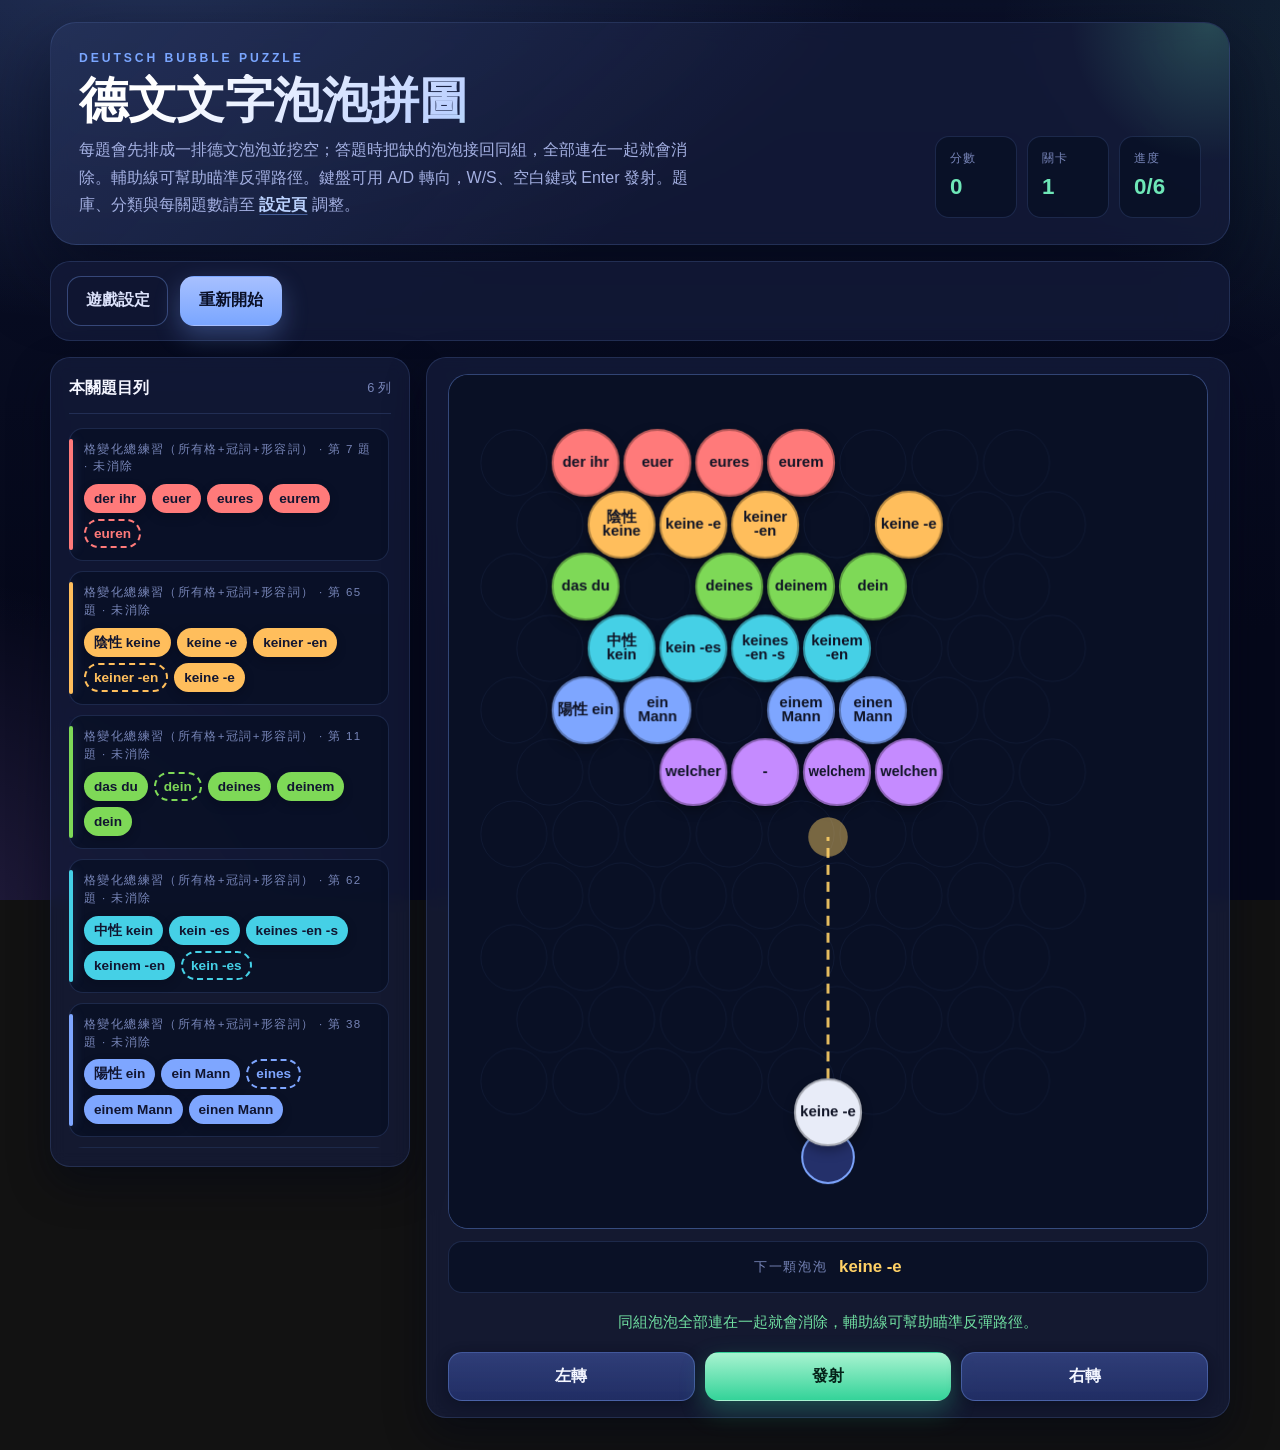
<file: index.html>
<!doctype html>
<html lang="zh-Hant">
  <head>
    <meta charset="UTF-8" />
    <meta name="viewport" content="width=device-width, initial-scale=1.0" />
    <title>德文文字泡泡拼圖</title>
    <link rel="stylesheet" href="./styles.css" />
  </head>
  <body>
    <main class="app">
      <header class="hero">
        <div>
          <p class="eyebrow">Deutsch Bubble Puzzle</p>
          <h1>德文文字泡泡拼圖</h1>
          <p class="lead">每題會先排成一排德文泡泡並挖空；答題時把缺的泡泡接回同組，全部連在一起就會消除。輔助線可幫助瞄準反彈路徑。鍵盤可用 A/D 轉向，W/S、空白鍵或 Enter 發射。題庫、分類與每關題數請至 <a href="./settings.html" class="text-link">設定頁</a> 調整。</p>
        </div>
        <div class="stats" aria-label="遊戲狀態">
          <span>分數 <b id="score">0</b></span>
          <span>關卡 <b id="level">1</b></span>
          <span>進度 <b id="progress">0/0</b></span>
        </div>
      </header>

      <section class="toolbar" aria-label="遊戲控制">
        <a class="btn-link" href="./settings.html">遊戲設定</a>
        <button id="restartBtn" type="button" class="primary">重新開始</button>
      </section>

      <section class="game-layout">
        <aside class="panel">
          <div class="panel-heading">
            <h2>本關題目列</h2>
            <span id="rowCount">0 列</span>
          </div>
          <div id="targets" class="targets" aria-live="polite"></div>
        </aside>

        <section class="board-card">
          <canvas id="board" aria-label="泡泡遊戲盤"></canvas>
          <div class="next-card">
            <span>下一顆泡泡</span>
            <b id="nextBubble">載入中</b>
          </div>
          <p id="message" class="message" role="status"></p>
          <div class="controls" aria-label="發射控制">
            <button id="leftBtn" type="button">左轉</button>
            <button id="fireBtn" type="button">發射</button>
            <button id="rightBtn" type="button">右轉</button>
          </div>
        </section>
      </section>
    </main>

    <script src="./shared.js" defer></script>
    <script src="./script.js" defer></script>
  </body>
</html>
</file>
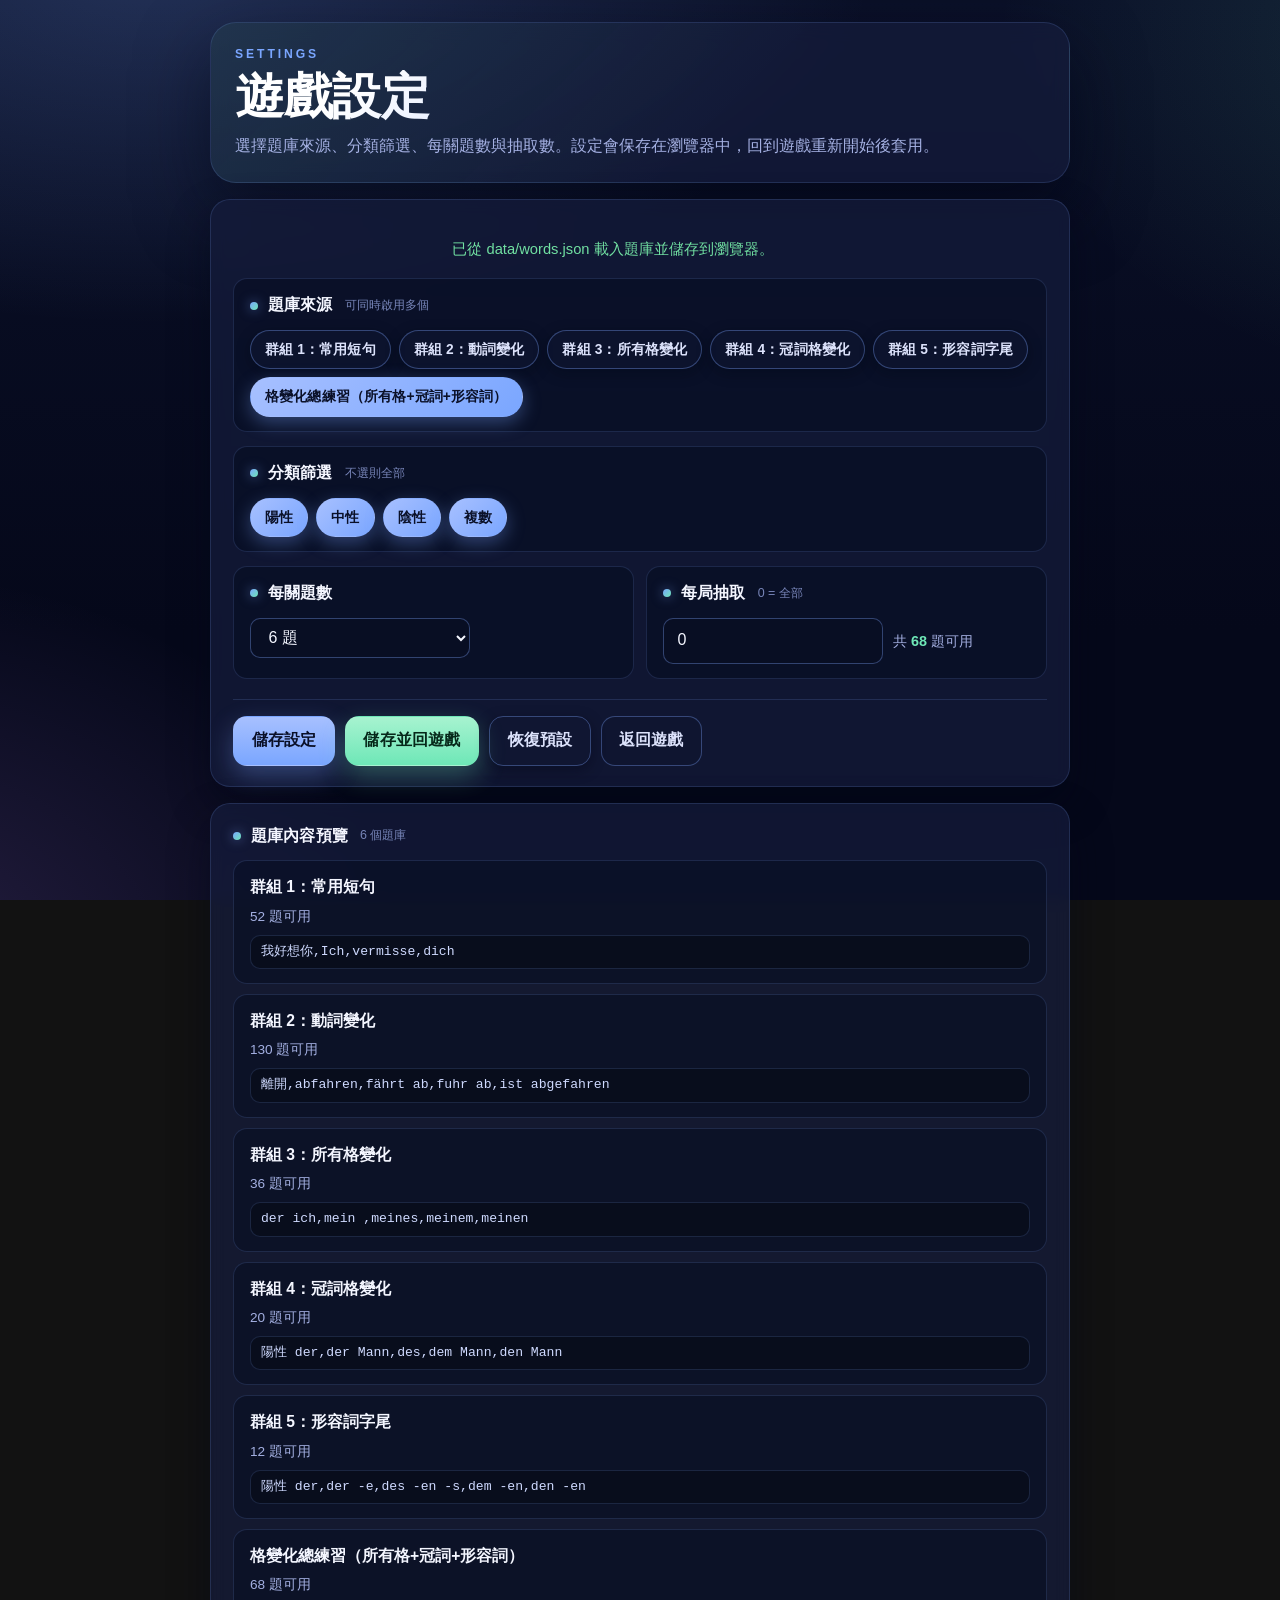
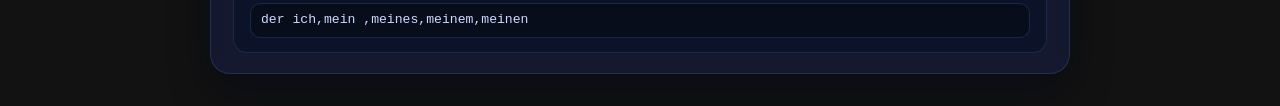
<file: settings.html>
<!doctype html>
<html lang="zh-Hant">
  <head>
    <meta charset="UTF-8" />
    <meta name="viewport" content="width=device-width, initial-scale=1.0, maximum-scale=1.0, user-scalable=no" />
    <title>德文泡泡拼圖・遊戲設定</title>
    <link rel="stylesheet" href="./styles.css" />
  </head>
  <body>
    <main class="settings-page">
      <header class="settings-hero">
        <p class="eyebrow">Settings</p>
        <h1>遊戲設定</h1>
        <p class="lead">選擇題庫來源、分類篩選、每關題數與抽取數。設定會保存在瀏覽器中，回到遊戲重新開始後套用。</p>
      </header>

      <section class="card">
        <p id="message" class="message" role="status"></p>

        <div class="pick-section">
          <div class="section-head">
            <span class="section-dot"></span>
            <h3>題庫來源</h3>
            <small>可同時啟用多個</small>
          </div>
          <div id="groupBtnBar" class="pill-bar" aria-label="題庫來源"></div>
        </div>

        <div class="pick-section" id="catSection" hidden>
          <div class="section-head">
            <span class="section-dot"></span>
            <h3>分類篩選</h3>
            <small>不選則全部</small>
          </div>
          <div id="catBar" class="pill-bar" aria-label="分類篩選"></div>
        </div>

        <div class="pick-row">
          <div class="pick-section">
            <div class="section-head">
              <span class="section-dot"></span>
              <h3>每關題數</h3>
            </div>
            <select id="levelSizeSetting" class="pill-input">
              <option value="4">4 題</option>
              <option value="6">6 題</option>
              <option value="8">8 題</option>
              <option value="10">10 題</option>
            </select>
          </div>

          <div class="pick-section">
            <div class="section-head">
              <span class="section-dot"></span>
              <h3>每局抽取</h3>
              <small>0 = 全部</small>
            </div>
            <div class="pick-inline">
              <input id="pickCount" class="pill-input" type="number" min="0" step="1" value="0" />
              <span class="muted">共 <b id="totalCount">0</b> 題可用</span>
            </div>
          </div>
        </div>

        <div class="actions">
          <button id="saveBtn" type="button" class="primary">儲存設定</button>
          <button id="saveAndBackBtn" type="button" class="accent">儲存並回遊戲</button>
          <button id="resetBtn" type="button" class="ghost">恢復預設</button>
          <a class="btn-link" href="./index.html">返回遊戲</a>
        </div>
      </section>

      <section class="card">
        <div class="section-head">
          <span class="section-dot"></span>
          <h3>題庫內容預覽</h3>
          <small id="datasetCount">載入中</small>
        </div>
        <div id="datasetList" class="dataset-list"></div>
      </section>
    </main>

    <script src="./shared.js" defer></script>
    <script src="./settings.js" defer></script>
  </body>
</html>
</file>
<file: styles.css>
:root {
  color-scheme: dark;
  --bg-0: #05081a;
  --bg-1: #0a1028;
  --bg-2: #121a3d;
  --surface: rgba(21, 28, 60, 0.72);
  --surface-hi: rgba(33, 44, 90, 0.72);
  --surface-lo: rgba(9, 15, 36, 0.75);
  --line: rgba(126, 166, 255, 0.16);
  --line-strong: rgba(126, 166, 255, 0.35);
  --text: #f4f6ff;
  --text-soft: #dce2fb;
  --muted: #a4b0e2;
  --muted-dim: #7785b8;
  --primary: #7aa6ff;
  --primary-strong: #5d87ff;
  --accent: #6ee7b7;
  --accent-strong: #34d399;
  --warn: #ffd166;
  --danger: #ff6b8a;
  --ok: #71e0a2;
  --radius-sm: 10px;
  --radius-md: 14px;
  --radius-lg: 20px;
  --radius-xl: 26px;
  --shadow-sm: 0 4px 14px rgba(3, 7, 23, 0.4);
  --shadow-md: 0 18px 40px rgba(3, 7, 23, 0.45);
  --shadow-lg: 0 30px 70px rgba(3, 7, 23, 0.55);
  --ring: 0 0 0 3px rgba(122, 166, 255, 0.38);
  --transition: 180ms cubic-bezier(0.2, 0.7, 0.2, 1);
}

* {
  box-sizing: border-box;
}

html,
body {
  height: 100%;
}

body {
  margin: 0;
  min-height: 100vh;
  font-family:
    "Noto Sans TC",
    -apple-system,
    BlinkMacSystemFont,
    "SF Pro Text",
    "Segoe UI",
    sans-serif;
  color: var(--text);
  background:
    radial-gradient(1200px 600px at 12% -4%, rgba(122, 166, 255, 0.22), transparent 60%),
    radial-gradient(900px 600px at 120% 4%, rgba(110, 231, 183, 0.14), transparent 60%),
    radial-gradient(900px 700px at -10% 110%, rgba(197, 139, 255, 0.18), transparent 60%),
    linear-gradient(180deg, var(--bg-1), var(--bg-0) 70%);
  background-attachment: fixed;
  -webkit-font-smoothing: antialiased;
  line-height: 1.55;
}

h1,
h2,
h3,
p {
  margin: 0;
}

a {
  color: inherit;
}

button,
select,
input {
  font: inherit;
  color: var(--text);
}

button {
  position: relative;
  border: 1px solid var(--line-strong);
  border-radius: var(--radius-md);
  padding: 0.72rem 1.1rem;
  font-weight: 600;
  letter-spacing: 0.01em;
  background: linear-gradient(180deg, rgba(67, 88, 170, 0.6), rgba(36, 50, 110, 0.85));
  color: var(--text);
  cursor: pointer;
  box-shadow: var(--shadow-sm);
  transition:
    transform var(--transition),
    box-shadow var(--transition),
    background var(--transition),
    border-color var(--transition),
    color var(--transition);
}

button:hover {
  border-color: rgba(170, 198, 255, 0.55);
  background: linear-gradient(180deg, rgba(86, 111, 200, 0.7), rgba(42, 58, 130, 0.9));
}

button:active {
  transform: translateY(1px);
  box-shadow: 0 2px 10px rgba(3, 7, 23, 0.5);
}

button:focus-visible {
  outline: none;
  box-shadow: var(--ring);
}

button.primary {
  border-color: transparent;
  color: #0a1028;
  background: linear-gradient(180deg, #a7c0ff, #7aa6ff);
  box-shadow: 0 10px 26px rgba(122, 166, 255, 0.32);
}

button.primary:hover {
  background: linear-gradient(180deg, #bfd0ff, #8db4ff);
}

button.accent {
  border-color: transparent;
  color: #06281a;
  background: linear-gradient(180deg, #a7f3d0, #6ee7b7);
  box-shadow: 0 10px 26px rgba(110, 231, 183, 0.3);
}

button.accent:hover {
  background: linear-gradient(180deg, #bff4d9, #7cecc2);
}

button.ghost {
  background: transparent;
  color: var(--text-soft);
  border-color: var(--line-strong);
}

button.ghost:hover {
  background: rgba(126, 166, 255, 0.08);
}

select,
input[type="number"],
input[type="text"] {
  border: 1px solid var(--line-strong);
  border-radius: var(--radius-sm);
  padding: 0.6rem 0.85rem;
  background: rgba(9, 15, 36, 0.85);
  color: var(--text);
  transition: border-color var(--transition), box-shadow var(--transition);
}

select:focus-visible,
input:focus-visible {
  outline: none;
  border-color: var(--primary);
  box-shadow: var(--ring);
}

/* ── App shell ── */

.app {
  width: min(1180px, calc(100vw - 24px));
  margin: 0 auto;
  padding: 22px 0 32px;
}

/* ── Hero ── */

.hero {
  position: relative;
  display: flex;
  justify-content: space-between;
  gap: 24px;
  align-items: flex-end;
  padding: 26px 28px;
  border: 1px solid var(--line);
  border-radius: var(--radius-xl);
  background:
    linear-gradient(135deg, rgba(122, 166, 255, 0.12), transparent 55%),
    var(--surface);
  box-shadow: var(--shadow-lg);
  overflow: hidden;
  backdrop-filter: blur(10px);
  -webkit-backdrop-filter: blur(10px);
}

.hero::before {
  content: "";
  position: absolute;
  top: -140px;
  right: -120px;
  width: 280px;
  height: 280px;
  border-radius: 50%;
  background: radial-gradient(circle, rgba(110, 231, 183, 0.22), transparent 70%);
  pointer-events: none;
}

.eyebrow {
  margin: 0 0 6px;
  color: var(--primary);
  font-size: 0.76rem;
  font-weight: 700;
  letter-spacing: 0.24em;
  text-transform: uppercase;
}

h1 {
  font-size: clamp(1.8rem, 3.8vw, 3.1rem);
  line-height: 1.08;
  letter-spacing: -0.01em;
  background: linear-gradient(135deg, #ffffff 15%, #bdd1ff 60%, #8dfacc 105%);
  -webkit-background-clip: text;
  background-clip: text;
  color: transparent;
}

.lead {
  max-width: 620px;
  margin-top: 10px;
  color: var(--muted);
  line-height: 1.7;
}

.lead a.text-link {
  color: #bcd3ff;
  font-weight: 600;
  text-decoration: underline;
  text-underline-offset: 4px;
  text-decoration-color: rgba(122, 166, 255, 0.45);
  transition: color var(--transition), text-decoration-color var(--transition);
}

.lead a.text-link:hover {
  color: #e9efff;
  text-decoration-color: var(--primary);
}

/* ── Stats ── */

.stats {
  display: grid;
  grid-template-columns: repeat(3, max-content);
  gap: 10px;
}

.stats span {
  display: grid;
  gap: 3px;
  min-width: 82px;
  padding: 12px 14px;
  border: 1px solid var(--line);
  border-radius: var(--radius-md);
  background: var(--surface-lo);
  color: var(--muted-dim);
  font-size: 0.74rem;
  letter-spacing: 0.08em;
  text-transform: uppercase;
  transition: border-color var(--transition), background var(--transition), transform var(--transition);
}

.stats span:hover {
  border-color: var(--line-strong);
  transform: translateY(-1px);
}

.stats b {
  color: var(--accent);
  font-size: 1.4rem;
  font-variant-numeric: tabular-nums;
  letter-spacing: 0;
  text-transform: none;
}

/* ── Toolbar ── */

.toolbar {
  display: flex;
  flex-wrap: wrap;
  gap: 12px;
  align-items: center;
  margin: 16px 0;
  padding: 14px 16px;
  border: 1px solid var(--line);
  border-radius: var(--radius-lg);
  background: var(--surface);
  backdrop-filter: blur(8px);
  -webkit-backdrop-filter: blur(8px);
}

/* ── Game layout ── */

.game-layout {
  display: grid;
  grid-template-columns: minmax(300px, 360px) minmax(320px, 1fr);
  gap: 16px;
  align-items: start;
}

.panel,
.board-card {
  border: 1px solid var(--line);
  border-radius: var(--radius-lg);
  background: var(--surface);
  backdrop-filter: blur(8px);
  -webkit-backdrop-filter: blur(8px);
  box-shadow: var(--shadow-md);
}

.panel {
  padding: 18px;
}

.panel-heading {
  display: flex;
  justify-content: space-between;
  align-items: center;
  gap: 12px;
  margin-bottom: 14px;
  padding-bottom: 12px;
  border-bottom: 1px solid var(--line);
}

.panel h2 {
  font-size: 1rem;
  font-weight: 700;
  letter-spacing: 0.01em;
}

.panel-heading span {
  color: var(--muted-dim);
  font-size: 0.8rem;
}

/* ── Targets panel ── */

.targets {
  display: grid;
  gap: 10px;
  max-height: 720px;
  overflow: auto;
  padding-right: 2px;
}

.targets::-webkit-scrollbar {
  width: 8px;
}

.targets::-webkit-scrollbar-track {
  background: transparent;
}

.targets::-webkit-scrollbar-thumb {
  background: rgba(126, 166, 255, 0.22);
  border-radius: 999px;
}

.target-row {
  position: relative;
  padding: 12px 14px;
  border: 1px solid var(--line);
  border-radius: var(--radius-md);
  background: var(--surface-lo);
  transition: opacity var(--transition), transform var(--transition), border-color var(--transition);
}

.target-row::before {
  content: "";
  position: absolute;
  top: 10px;
  bottom: 10px;
  left: -1px;
  width: 4px;
  border-radius: 4px;
  background: var(--target-color);
  box-shadow: 0 0 12px rgba(126, 166, 255, 0.26);
}

.target-row.cleared {
  opacity: 0.42;
  filter: saturate(0.6);
}

.target-title {
  margin-bottom: 8px;
  color: var(--muted-dim);
  font-size: 0.72rem;
  letter-spacing: 0.12em;
  text-transform: uppercase;
}

.chips {
  display: flex;
  flex-wrap: wrap;
  gap: 6px;
}

.chip {
  display: inline-flex;
  align-items: center;
  min-height: 28px;
  padding: 4px 10px;
  border-radius: 999px;
  color: #111530;
  background: var(--target-color);
  font-size: 0.85rem;
  font-weight: 700;
  box-shadow: 0 4px 10px rgba(3, 7, 23, 0.28);
}

.chip.missing {
  color: var(--target-color);
  background: transparent;
  outline: 2px dashed currentColor;
  outline-offset: -2px;
  box-shadow: none;
}

/* ── Board ── */

.board-card {
  display: grid;
  justify-items: center;
  padding: 16px;
}

#board {
  width: 100%;
  max-width: 760px;
  border: 1px solid var(--line-strong);
  border-radius: var(--radius-lg);
  background:
    radial-gradient(circle at 50% 0%, rgba(122, 166, 255, 0.12), transparent 60%),
    #07102a;
  touch-action: none;
  user-select: none;
  box-shadow: inset 0 1px 0 rgba(255, 255, 255, 0.04);
}

.next-card {
  display: flex;
  justify-content: center;
  align-items: center;
  gap: 12px;
  width: min(100%, 760px);
  margin-top: 12px;
  padding: 12px 14px;
  border: 1px solid var(--line);
  border-radius: var(--radius-md);
  background: var(--surface-lo);
}

.next-card span {
  color: var(--muted-dim);
  font-size: 0.8rem;
  letter-spacing: 0.12em;
  text-transform: uppercase;
}

.next-card b {
  color: var(--warn);
  font-size: 1.05rem;
}

.message {
  width: min(100%, 760px);
  min-height: 1.5em;
  margin: 12px 0;
  padding: 6px 10px;
  color: var(--warn);
  line-height: 1.55;
  text-align: center;
  font-size: 0.92rem;
}

.message.ok {
  color: var(--ok);
}

/* ── Game controls ── */

.controls {
  display: grid;
  grid-template-columns: repeat(3, 1fr);
  gap: 10px;
  width: min(100%, 760px);
}

#fireBtn {
  border-color: transparent;
  color: #052319;
  background: linear-gradient(180deg, #a7f3d0, #34d399);
  box-shadow: 0 10px 26px rgba(52, 211, 153, 0.28);
}

#fireBtn:hover {
  background: linear-gradient(180deg, #bff4d9, #4adeae);
}

/* ── Settings page ── */

.settings-page {
  width: min(860px, calc(100vw - 24px));
  margin: 0 auto;
  padding: 22px 0 32px;
  display: grid;
  gap: 16px;
}

.settings-hero {
  padding: 22px 24px;
  border: 1px solid var(--line);
  border-radius: var(--radius-xl);
  background:
    linear-gradient(135deg, rgba(110, 231, 183, 0.10), transparent 60%),
    var(--surface);
  box-shadow: var(--shadow-lg);
  backdrop-filter: blur(10px);
  -webkit-backdrop-filter: blur(10px);
}

.settings-hero .lead {
  max-width: 760px;
}

.card {
  padding: 20px 22px;
  border: 1px solid var(--line);
  border-radius: var(--radius-lg);
  background: var(--surface);
  box-shadow: var(--shadow-md);
  backdrop-filter: blur(8px);
  -webkit-backdrop-filter: blur(8px);
}

.section-head {
  display: flex;
  align-items: center;
  gap: 10px;
  margin-bottom: 12px;
}

.section-head h3 {
  margin: 0;
  font-size: 1rem;
  font-weight: 700;
  letter-spacing: 0.01em;
}

.section-head small {
  margin-left: 2px;
  color: var(--muted-dim);
  font-size: 0.78rem;
}

.section-dot {
  width: 8px;
  height: 8px;
  border-radius: 50%;
  background: linear-gradient(135deg, var(--primary), var(--accent));
  box-shadow: 0 0 12px rgba(122, 166, 255, 0.55);
}

.pick-section {
  margin-top: 14px;
  padding: 14px 16px;
  border: 1px solid var(--line);
  border-radius: var(--radius-md);
  background: rgba(7, 12, 32, 0.55);
}

.pick-section:first-of-type {
  margin-top: 6px;
}

.pick-row {
  display: grid;
  grid-template-columns: 1fr 1fr;
  gap: 12px;
}

.pick-row .pick-section {
  margin-top: 14px;
}

.pick-inline {
  display: flex;
  align-items: center;
  gap: 10px;
  flex-wrap: wrap;
}

.pick-inline .muted {
  color: var(--muted);
  font-size: 0.9rem;
}

.pick-inline .muted b {
  color: var(--accent);
  font-variant-numeric: tabular-nums;
}

.pill-input {
  width: 100%;
  max-width: 220px;
}

.pill-bar {
  display: flex;
  flex-wrap: wrap;
  gap: 8px;
}

.group-btn {
  display: inline-flex;
  align-items: center;
  gap: 6px;
  padding: 8px 14px;
  border: 1px solid var(--line-strong);
  border-radius: 999px;
  color: var(--text-soft);
  background: rgba(15, 22, 50, 0.65);
  font-size: 0.86rem;
  font-weight: 600;
  cursor: pointer;
  transition: background var(--transition), border-color var(--transition), color var(--transition), transform var(--transition), box-shadow var(--transition);
}

.group-btn:hover {
  border-color: var(--primary);
  background: rgba(30, 42, 90, 0.85);
  color: #ffffff;
  transform: translateY(-1px);
}

.group-btn.active {
  color: #0a1028;
  border-color: transparent;
  background: linear-gradient(135deg, #a7c0ff, #7aa6ff);
  box-shadow: 0 6px 18px rgba(122, 166, 255, 0.35);
}

.group-btn.active:hover {
  background: linear-gradient(135deg, #bdd1ff, #8db4ff);
  color: #0a1028;
  transform: translateY(-1px);
}

.group-btn:focus-visible {
  outline: none;
  box-shadow: var(--ring);
}

.actions {
  display: flex;
  flex-wrap: wrap;
  gap: 10px;
  margin-top: 20px;
  padding-top: 16px;
  border-top: 1px solid var(--line);
}

.btn-link {
  display: inline-flex;
  align-items: center;
  padding: 0.72rem 1.1rem;
  border: 1px solid var(--line-strong);
  border-radius: var(--radius-md);
  color: var(--text-soft);
  background: rgba(16, 22, 49, 0.78);
  font-weight: 600;
  text-decoration: none;
  transition: background var(--transition), border-color var(--transition), color var(--transition);
}

.btn-link:hover {
  border-color: var(--primary);
  background: rgba(30, 42, 90, 0.85);
  color: #ffffff;
}

.btn-link:focus-visible {
  outline: none;
  box-shadow: var(--ring);
}

/* ── Dataset list ── */

.dataset-list {
  display: grid;
  gap: 10px;
  margin-top: 10px;
}

.dataset-item {
  display: grid;
  gap: 6px;
  padding: 14px 16px;
  border: 1px solid var(--line);
  border-radius: var(--radius-md);
  background: rgba(7, 12, 32, 0.5);
  transition: border-color var(--transition), background var(--transition);
}

.dataset-item:hover {
  border-color: var(--line-strong);
  background: rgba(20, 28, 66, 0.6);
}

.dataset-item h3 {
  margin: 0;
  font-size: 0.98rem;
}

.dataset-item p {
  color: var(--muted);
  font-size: 0.85rem;
}

.dataset-item code {
  display: block;
  padding: 6px 10px;
  margin-top: 2px;
  overflow-wrap: anywhere;
  color: #cfdaff;
  font-size: 0.82rem;
  border-radius: var(--radius-sm);
  background: rgba(0, 0, 0, 0.25);
  border: 1px solid var(--line);
}

[hidden] {
  display: none !important;
}

/* ── Responsive ── */

@media (max-width: 920px) {
  .hero,
  .game-layout {
    grid-template-columns: 1fr;
  }

  .hero {
    display: grid;
    align-items: start;
  }

  .stats {
    grid-template-columns: repeat(3, 1fr);
  }

  .toolbar {
    justify-content: stretch;
  }

  .toolbar #restartBtn {
    width: 100%;
  }

  .panel {
    order: 2;
  }

  .board-card {
    order: 1;
  }

  .pick-row {
    grid-template-columns: 1fr;
  }
}

@media (max-width: 520px) {
  .app {
    width: min(100vw - 12px, 1180px);
    padding-top: 10px;
  }

  .hero {
    padding: 18px;
  }

  .stats span {
    min-width: 0;
    padding: 10px;
  }

  .controls button {
    padding-inline: 0.5rem;
  }

  .settings-hero {
    padding: 18px;
  }

  .card {
    padding: 16px;
  }
}
</file>
